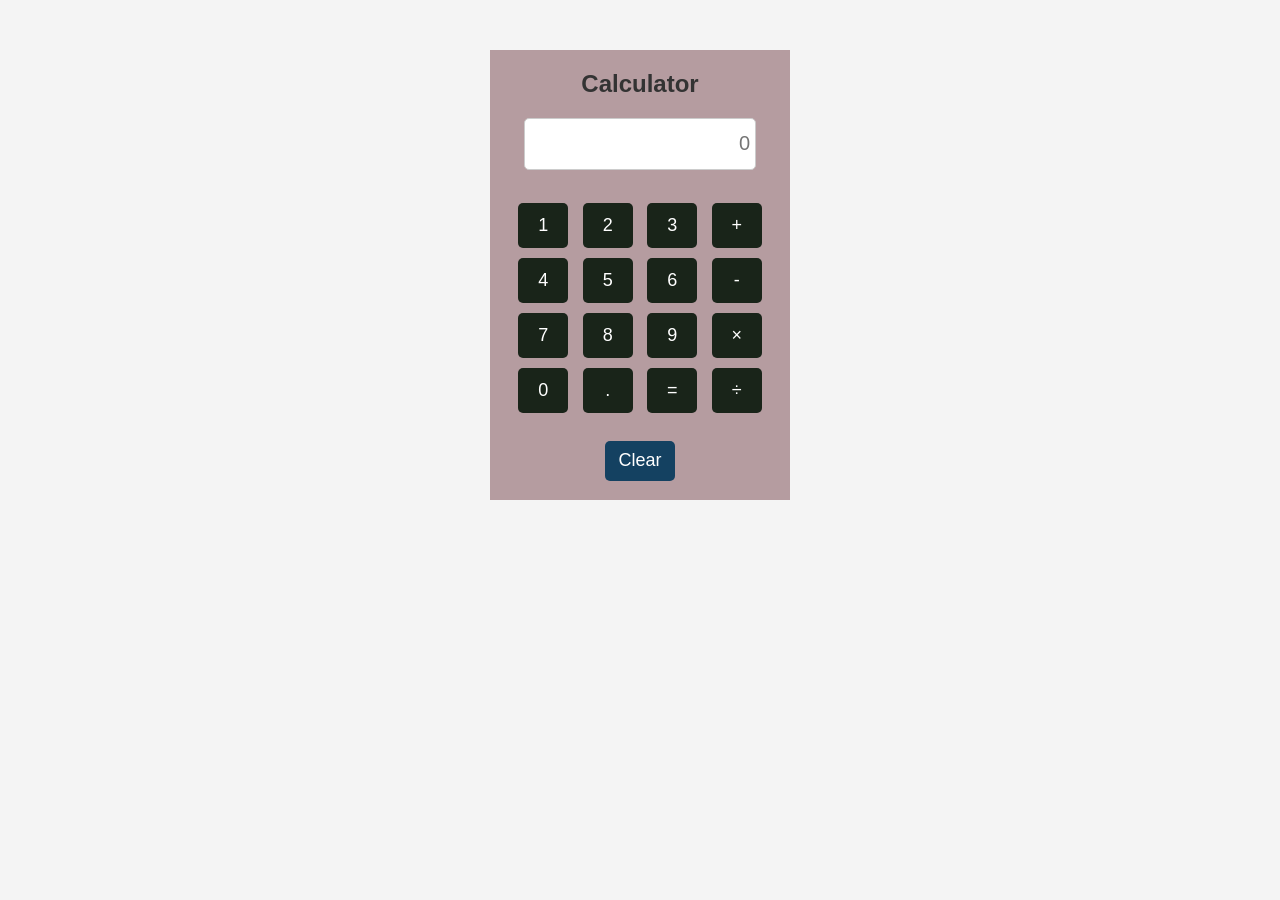
<file: Calculator/index.html>
<!DOCTYPE html>
<html>
<head>
    <title> Calculator</title>
    <link rel="stylesheet" href="index.css">
    <link rel="shortcut icon" href="[data-uri]" type="image/x-icon">
</head>
<body style="text-align:center; margin-top:50px;">


<div id="nee">
    <h2>Calculator</h2>
<input type="text" id="display" placeholder="0" readonly><br><br>

<button onclick="append('1')">1</button>
<button onclick="append('2')">2</button>
<button onclick="append('3')">3</button>
<button onclick="append('+')">+</button><br>

<button onclick="append('4')">4</button>
<button onclick="append('5')">5</button>
<button onclick="append('6')">6</button>
<button onclick="append('-')">-</button><br>

<button onclick="append('7')">7</button>
<button onclick="append('8')">8</button>
<button onclick="append('9')">9</button>
<button onclick="append('*')">×</button><br>

<button onclick="append('0')">0</button>
<button onclick="append('.')">.</button>
<button onclick="calculate()">=</button>
<button onclick="append('/')">÷</button><br><br>

<button onclick="clearDisplay()"id="n">Clear</button>
</div>

<script src="index.js"></script>
</body>
</html>
</file>
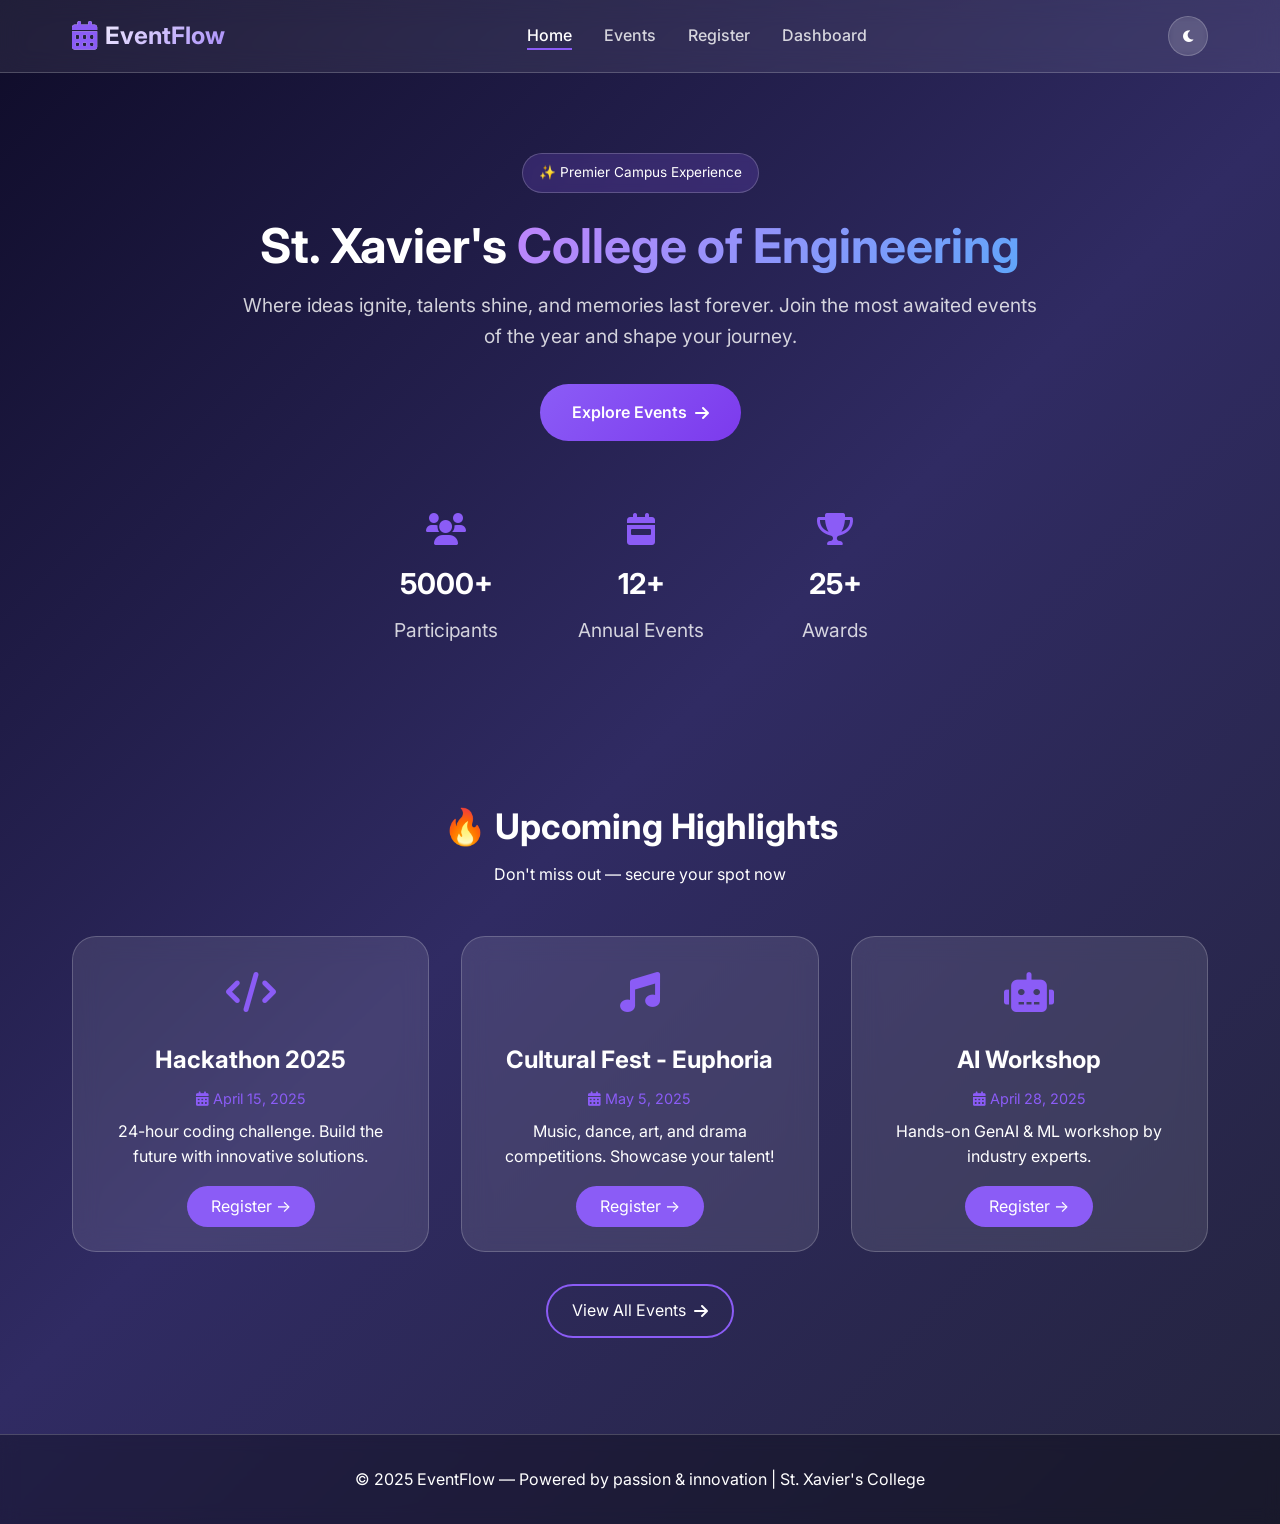
<file: Event Management System/index.html>
<!DOCTYPE html>
<html lang="en">
<head>
    <meta charset="UTF-8">
    <meta name="viewport" content="width=device-width, initial-scale=1.0, viewport-fit=cover">
    <title>EventFlow | Modern Event Management</title>
    <!-- Google Fonts & Font Awesome -->
    <link href="https://fonts.googleapis.com/css2?family=Inter:opsz,wght@14..32,300;14..32,400;14..32,500;14..32,600;14..32,700&display=swap" rel="stylesheet">
    <link rel="stylesheet" href="https://cdnjs.cloudflare.com/ajax/libs/font-awesome/6.0.0-beta3/css/all.min.css">
    <link rel="stylesheet" href="index.css">
</head>
<body>
    <!-- Navigation Bar (shared across pages) -->
    <nav class="glass-nav">
        <div class="nav-container">
            <div class="logo">
                <i class="fas fa-calendar-alt"></i> 
                <span>EventFlow</span>
            </div>
            <ul class="nav-links" id="navLinks">
                <li><a href="index.html" class="active">Home</a></li>
                <li><a href="events.html">Events</a></li>
                <li><a href="register.html">Register</a></li>
                <li><a href="dashboard.html">Dashboard</a></li>
            </ul>
            <div class="nav-actions">
                <button id="darkModeToggle" class="dark-toggle" aria-label="Dark mode">
                    <i class="fas fa-moon"></i>
                </button>
                <div class="menu-icon" id="menuIcon">
                    <i class="fas fa-bars"></i>
                </div>
            </div>
        </div>
    </nav>

    <main class="page-container">
        <!-- Hero Section -->
        <section class="hero">
            <div class="hero-content">
                <span class="badge">✨ Premier Campus Experience</span>
                <h1>St. Xavier's <span class="gradient-text">College of Engineering</span></h1>
                <p>Where ideas ignite, talents shine, and memories last forever. Join the most awaited events of the year and shape your journey.</p>
                <a href="events.html" class="btn-primary pulse-btn">Explore Events <i class="fas fa-arrow-right"></i></a>
            </div>
            <div class="hero-stats">
                <div class="stat-card glass">
                    <i class="fas fa-users"></i>
                    <h3>5000+</h3>
                    <p>Participants</p>
                </div>
                <div class="stat-card glass">
                    <i class="fas fa-calendar-week"></i>
                    <h3>12+</h3>
                    <p>Annual Events</p>
                </div>
                <div class="stat-card glass">
                    <i class="fas fa-trophy"></i>
                    <h3>25+</h3>
                    <p>Awards</p>
                </div>
            </div>
        </section>

        <!-- Upcoming Events Section (cards) -->
        <section class="events-preview">
            <div class="section-header">
                <h2>🔥 Upcoming Highlights</h2>
                <p>Don't miss out — secure your spot now</p>
            </div>
            <div class="events-grid" id="upcomingEventsGrid">
                <!-- dynamic JS injected but also fallback -->
            </div>
            <div class="text-center mt-5">
                <a href="events.html" class="btn-outline">View All Events <i class="fas fa-arrow-right"></i></a>
            </div>
        </section>
    </main>

    <footer class="glass-footer">
        <p>© 2025 EventFlow — Powered by passion & innovation | St. Xavier's College</p>
    </footer>

    <script src="script.js"></script>

</body>
</html>
</file>
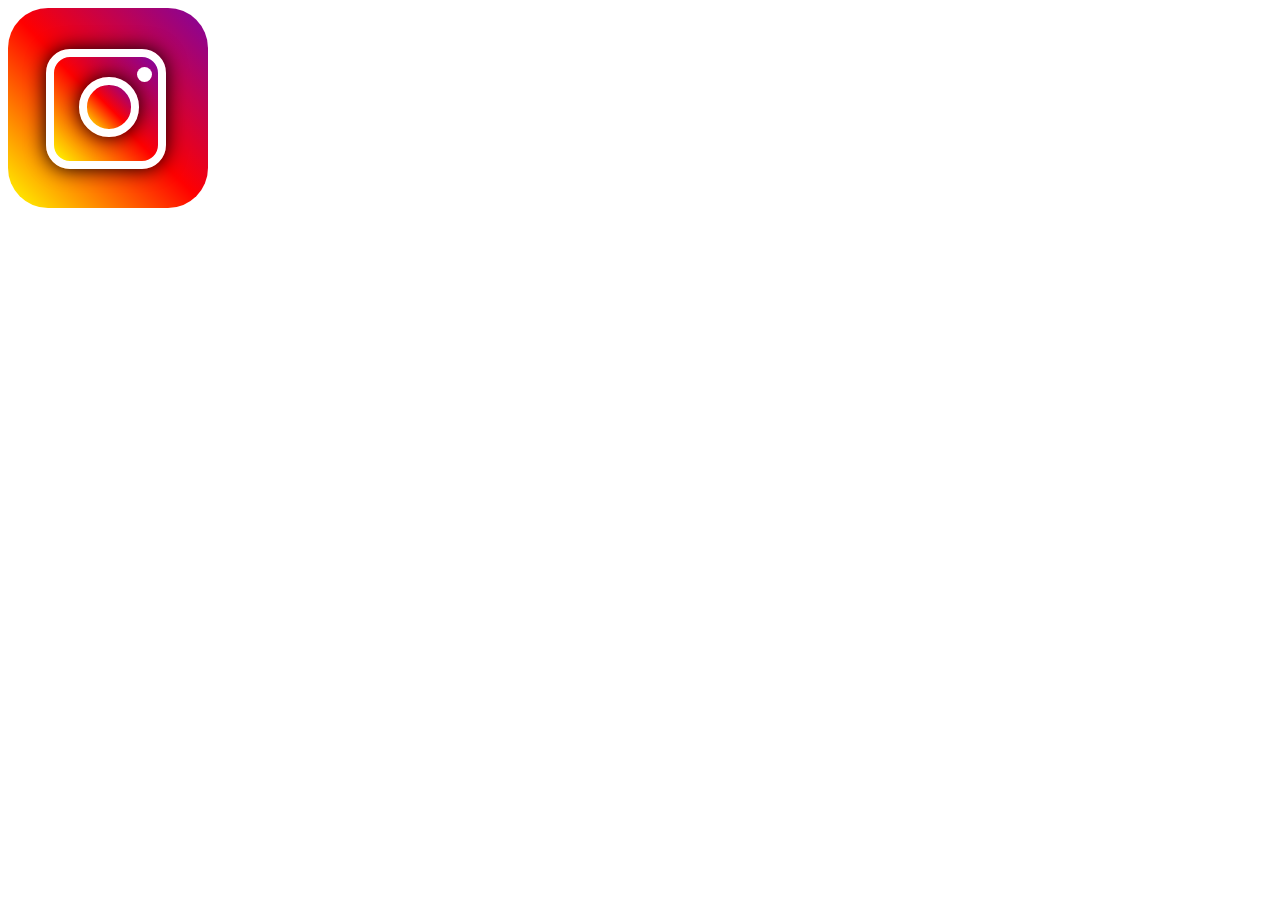
<file: Logo/Insta/index.html>
<!DOCTYPE html>
<html lang="en">

<head>
    <meta charset="UTF-8">
    <meta name="viewport" content="width=device-width, initial-scale=1.0">
    <title>Document</title>
    <link rel="stylesheet" href="index.css">
</head>

<body>
    <section>
        <div class="o">
                   
            <div class="i">
                 <div class="n"></div>
                <div class="j">

                </div>

            </div>
        </div>
    </section>
</body>

</html>
</file>
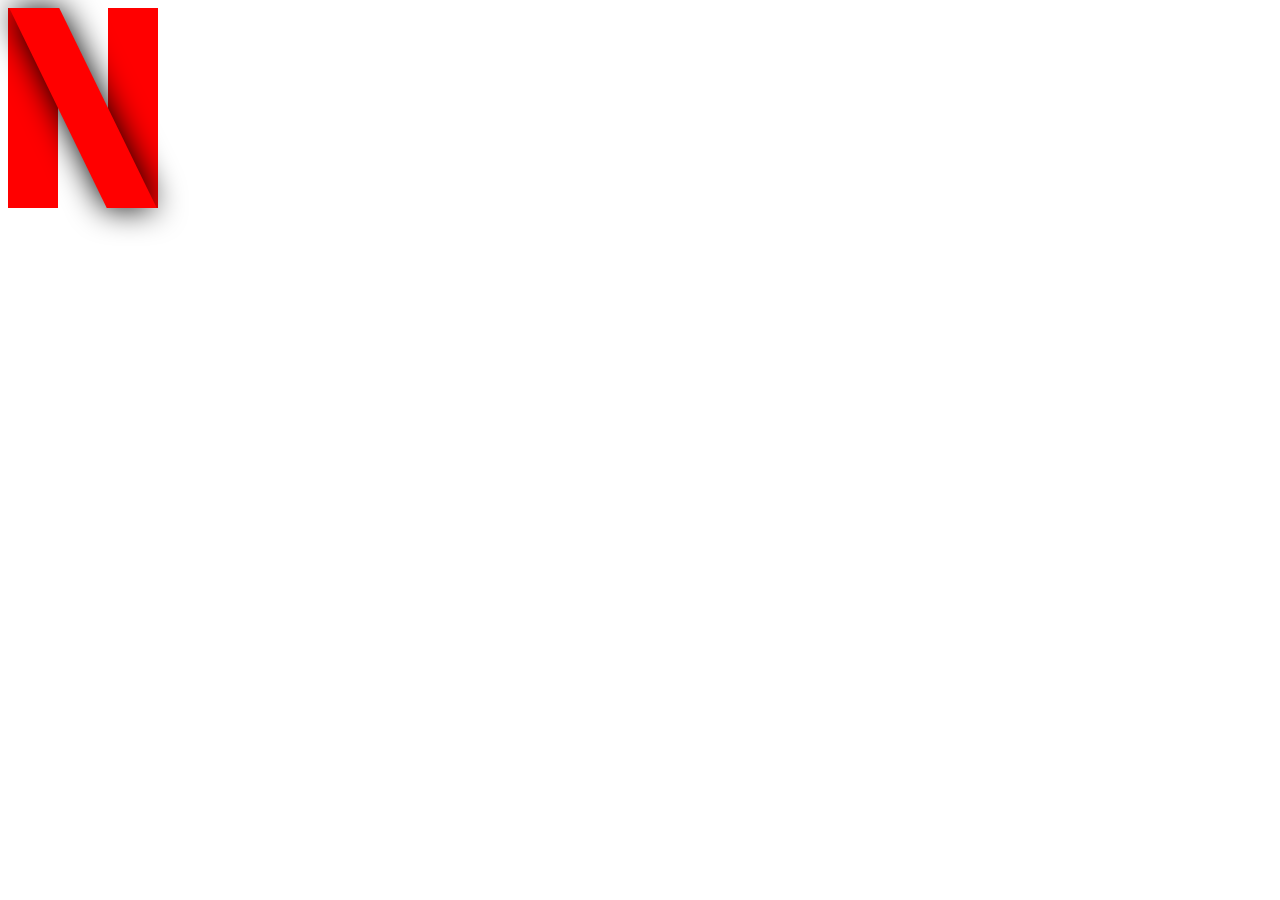
<file: Logo/Netflix/index.html>
<!DOCTYPE html>
<html lang="en">
<head>
    <meta charset="UTF-8">
    <meta name="viewport" content="width=, initial-scale=1.0">
    <title>Document</title>
    <link rel="stylesheet" href="index.css">
</head>
<body>
    <div></div>
</body>
</html>
</file>
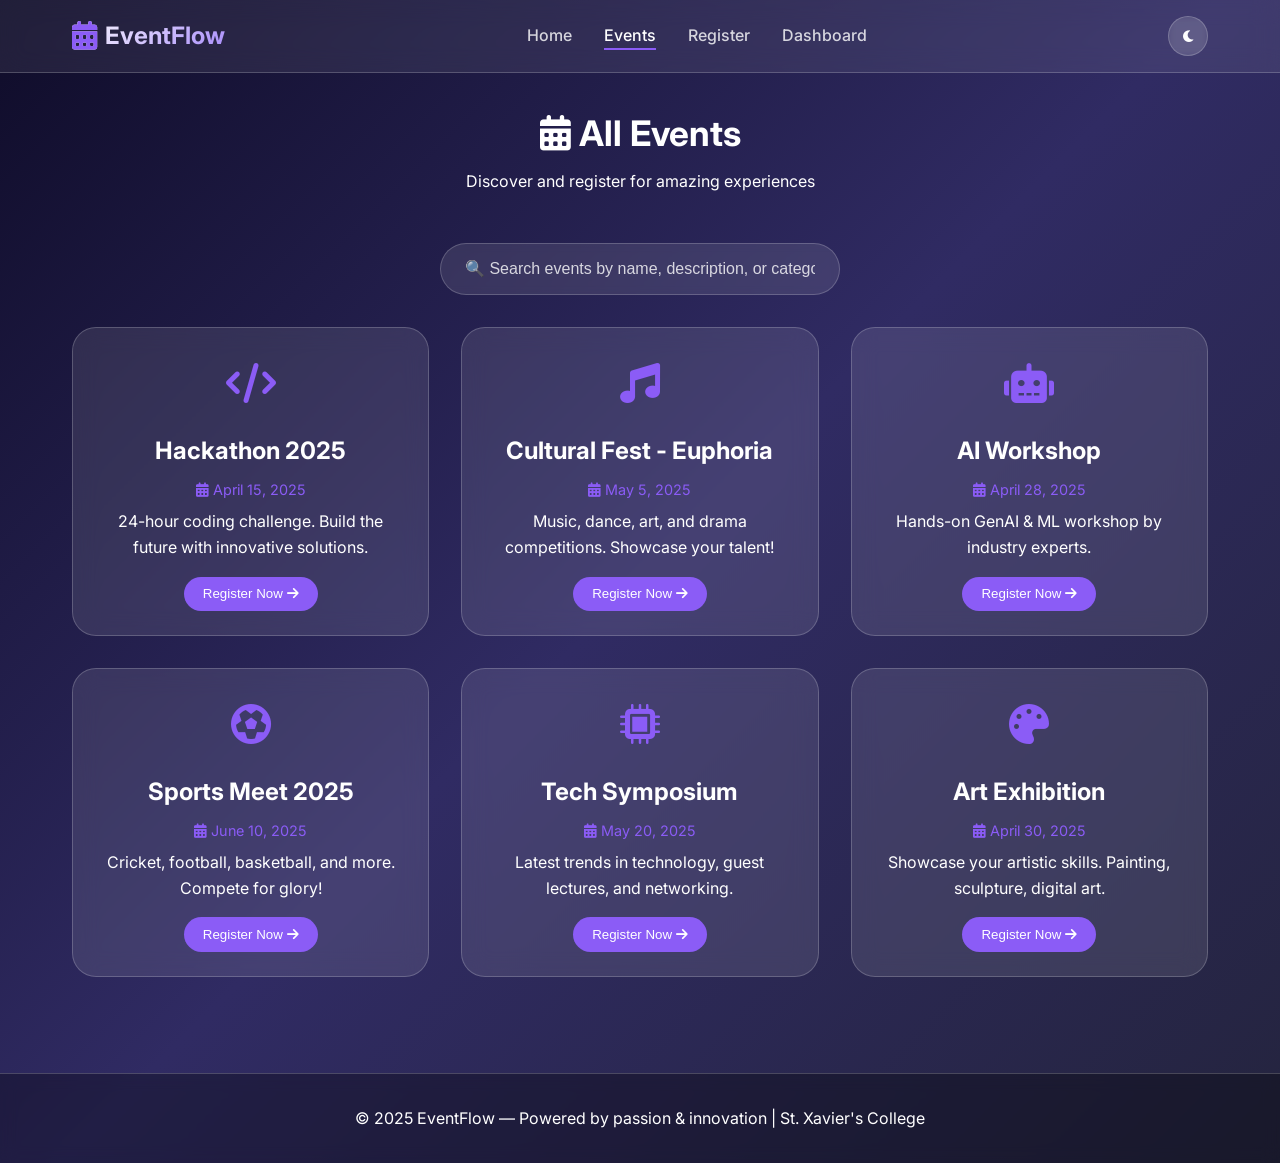
<file: Event Management System/events.html>
<!DOCTYPE html>
<html lang="en">
<head>
    <meta charset="UTF-8">
    <meta name="viewport" content="width=device-width, initial-scale=1.0, viewport-fit=cover">
    <title>Events | EventFlow</title>
    <link href="https://fonts.googleapis.com/css2?family=Inter:opsz,wght@14..32,300;14..32,400;14..32,500;14..32,600;14..32,700&display=swap" rel="stylesheet">
    <link rel="stylesheet" href="https://cdnjs.cloudflare.com/ajax/libs/font-awesome/6.0.0-beta3/css/all.min.css">
    <link rel="stylesheet" href="index.css">
</head>
<body>
    <nav class="glass-nav">
        <div class="nav-container">
            <div class="logo">
                <i class="fas fa-calendar-alt"></i> 
                <span>EventFlow</span>
            </div>
            <ul class="nav-links" id="navLinks">
                <li><a href="index.html">Home</a></li>
                <li><a href="events.html" class="active">Events</a></li>
                <li><a href="register.html">Register</a></li>
                <li><a href="dashboard.html">Dashboard</a></li>
            </ul>
            <div class="nav-actions">
                <button id="darkModeToggle" class="dark-toggle" aria-label="Dark mode">
                    <i class="fas fa-moon"></i>
                </button>
                <div class="menu-icon" id="menuIcon">
                    <i class="fas fa-bars"></i>
                </div>
            </div>
        </div>
    </nav>

    <main class="page-container">
        <div class="section-header">
            <h2><i class="fas fa-calendar-alt"></i> All Events</h2>
            <p>Discover and register for amazing experiences</p>
        </div>
        
        <div class="search-bar">
            <input type="text" id="searchEvents" placeholder="🔍 Search events by name, description, or category...">
        </div>
        
        <div id="eventsGrid" class="events-grid">
            <!-- Events will be loaded dynamically -->
        </div>
    </main>

    <footer class="glass-footer">
        <p>© 2025 EventFlow — Powered by passion & innovation | St. Xavier's College</p>
    </footer>

    <script src="script.js"></script>
</body>
</html>
</file>
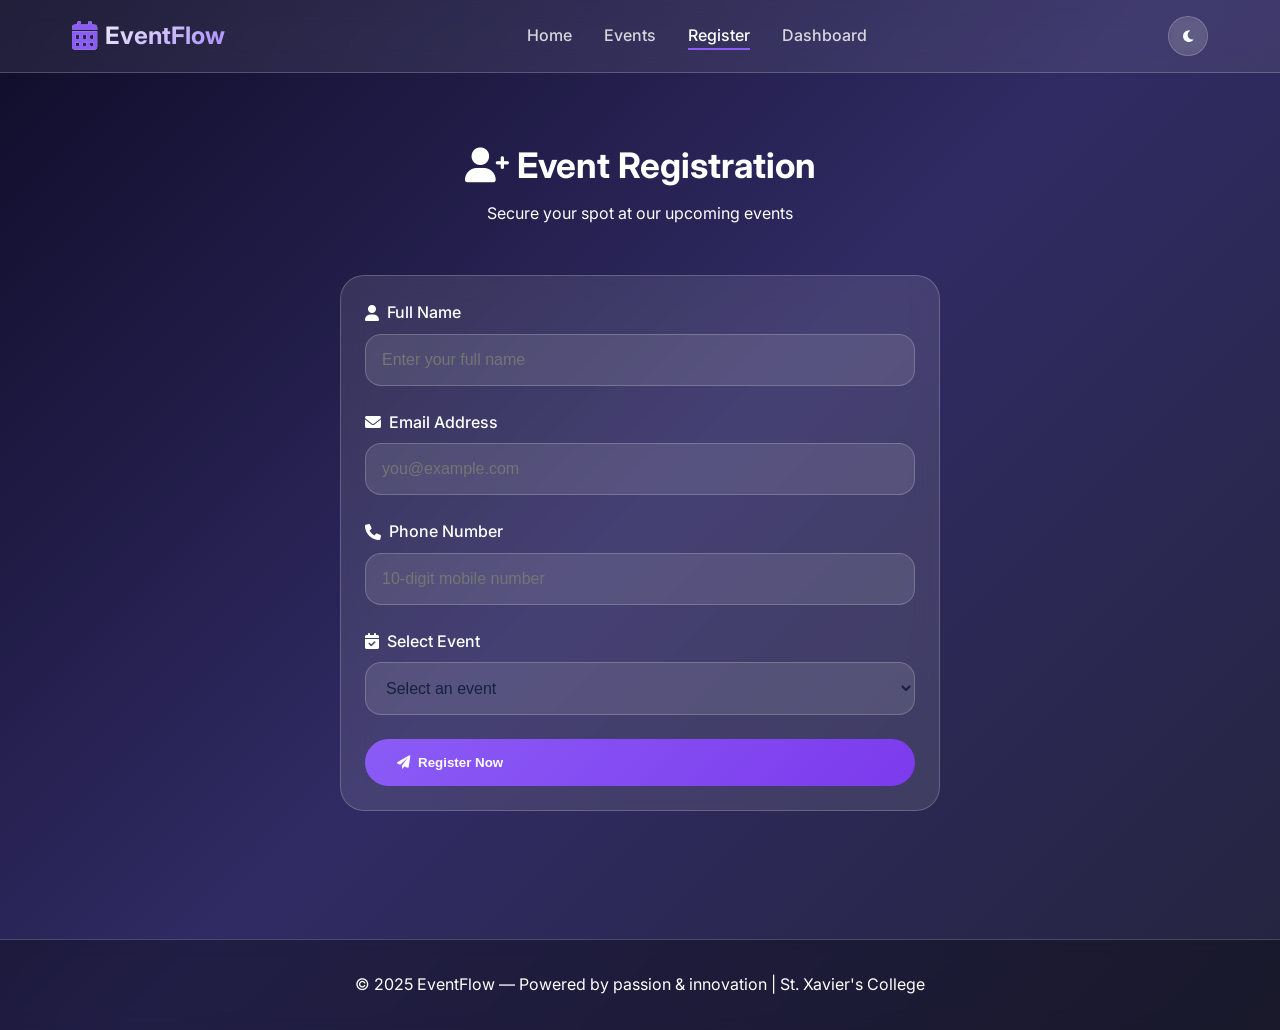
<file: Event Management System/register.html>
<!DOCTYPE html>
<html lang="en">
<head>
    <meta charset="UTF-8">
    <meta name="viewport" content="width=device-width, initial-scale=1.0, viewport-fit=cover">
    <title>Register | EventFlow</title>
    <link href="https://fonts.googleapis.com/css2?family=Inter:opsz,wght@14..32,300;14..32,400;14..32,500;14..32,600;14..32,700&display=swap" rel="stylesheet">
    <link rel="stylesheet" href="https://cdnjs.cloudflare.com/ajax/libs/font-awesome/6.0.0-beta3/css/all.min.css">
    <link rel="stylesheet" href="index.css">
</head>
<body>
    <nav class="glass-nav">
        <div class="nav-container">
            <div class="logo">
                <i class="fas fa-calendar-alt"></i> 
                <span>EventFlow</span>
            </div>
            <ul class="nav-links" id="navLinks">
                <li><a href="index.html">Home</a></li>
                <li><a href="events.html">Events</a></li>
                <li><a href="register.html" class="active">Register</a></li>
                <li><a href="dashboard.html">Dashboard</a></li>
            </ul>
            <div class="nav-actions">
                <button id="darkModeToggle" class="dark-toggle" aria-label="Dark mode">
                    <i class="fas fa-moon"></i>
                </button>
                <div class="menu-icon" id="menuIcon">
                    <i class="fas fa-bars"></i>
                </div>
            </div>
        </div>
    </nav>

    <main class="page-container">
        <div class="form-container">
            <div class="section-header">
                <h2><i class="fas fa-user-plus"></i> Event Registration</h2>
                <p>Secure your spot at our upcoming events</p>
            </div>
            
            <form id="registrationForm" class="registration-form glass-card">
                <div class="form-group">
                    <label><i class="fas fa-user"></i> Full Name</label>
                    <input type="text" id="name" name="name" placeholder="Enter your full name" required>
                    <div id="nameError" class="error-message" style="display: none;"></div>
                </div>
                
                <div class="form-group">
                    <label><i class="fas fa-envelope"></i> Email Address</label>
                    <input type="email" id="email" name="email" placeholder="you@example.com" required>
                    <div id="emailError" class="error-message" style="display: none;"></div>
                </div>
                
                <div class="form-group">
                    <label><i class="fas fa-phone"></i> Phone Number</label>
                    <input type="tel" id="phone" name="phone" placeholder="10-digit mobile number" required>
                    <div id="phoneError" class="error-message" style="display: none;"></div>
                </div>
                
                <div class="form-group">
                    <label><i class="fas fa-calendar-check"></i> Select Event</label>
                    <select id="eventSelect" name="event" required>
                        <option value="">Choose an event</option>
                    </select>
                    <div id="eventError" class="error-message" style="display: none;"></div>
                </div>
                
                <button type="submit" class="btn-primary">
                    <i class="fas fa-paper-plane"></i> Register Now
                </button>
            </form>
        </div>
    </main>

    <footer class="glass-footer">
        <p>© 2025 EventFlow — Powered by passion & innovation | St. Xavier's College</p>
    </footer>

    <script src="script.js"></script>
</body>
</html>
</file>
<file: Calculator/index.css>
body {
    font-family: Arial, sans-serif;
    background-color: #f4f4f4;
    text-align: center;
         display: flex;
    justify-content: center;
   
}

h2 {
    color: #333;
}

#display {
    width: 220px;
    height: 40px;
    font-size: 20px;
    text-align: right;
    padding: 5px;
    margin-bottom: 10px;
    border-radius: 5px;
    border: 1px solid #ccc;
}

button {
    width: 50px;
    height: 45px;
    margin: 5px;
    font-size: 18px;
    border: none;
    border-radius: 5px;
    background-color: #192419;
    color: white;
    cursor: pointer;
}

button:hover {
    background-color: #747574;
}

button:active {
    transform: scale(0.95);
}

.div{
    background-color: black;
    height: 400px;
    width: 300px;
}
#n{
    height: 40px;
    width: 70px;
    background-color: rgb(20, 65, 97);
}
#nee{
    background-color: rgb(181, 156, 160);
    height: 450px;
    width: 300px;

}
</file>
<file: Event Management System/index.css>
/* style.css - Modern Event Management System */
:root {
    --bg-gradient: linear-gradient(135deg, #0f0c29, #302b63, #24243e);
    --card-bg: rgba(255, 255, 255, 0.1);
    --card-border: rgba(255, 255, 255, 0.2);
    --text-primary: #ffffff;
    --text-secondary: rgba(255, 255, 255, 0.8);
    --accent: #8b5cf6;
    --accent-hover: #7c3aed;
    --success: #10b981;
    --danger: #ef4444;
    --shadow: 0 8px 32px rgba(0, 0, 0, 0.1);
    --blur: blur(12px);
}

[data-theme="dark"] {
    --bg-gradient: linear-gradient(135deg, #0a0a0a, #1a1a2e, #16213e);
    --card-bg: rgba(0, 0, 0, 0.4);
    --card-border: rgba(255, 255, 255, 0.15);
    --text-primary: #f0f0f0;
    --text-secondary: rgba(240, 240, 240, 0.8);
}

* {
    margin: 0;
    padding: 0;
    box-sizing: border-box;
}

body {
    font-family: 'Inter', sans-serif;
    background: var(--bg-gradient);
    color: var(--text-primary);
    min-height: 100vh;
    line-height: 1.6;
    transition: background 0.3s ease, color 0.3s ease;
}

/* Glass Navigation */
.glass-nav {
    background: rgba(255, 255, 255, 0.08);
    backdrop-filter: var(--blur);
    border-bottom: 1px solid var(--card-border);
    position: sticky;
    top: 0;
    z-index: 1000;
    padding: 1rem 0;
}

.nav-container {
    max-width: 1200px;
    margin: 0 auto;
    padding: 0 2rem;
    display: flex;
    justify-content: space-between;
    align-items: center;
    flex-wrap: wrap;
}

.logo {
    display: flex;
    align-items: center;
    gap: 0.5rem;
    font-size: 1.5rem;
    font-weight: 700;
    background: linear-gradient(135deg, #fff, #a78bfa);
    -webkit-background-clip: text;
    background-clip: text;
    color: transparent;
}

.logo i {
    color: var(--accent);
    font-size: 1.8rem;
}

.nav-links {
    display: flex;
    gap: 2rem;
    list-style: none;
}

.nav-links a {
    color: var(--text-secondary);
    text-decoration: none;
    font-weight: 500;
    transition: all 0.3s ease;
    position: relative;
}

.nav-links a:hover,
.nav-links a.active {
    color: var(--text-primary);
}

.nav-links a::after {
    content: '';
    position: absolute;
    bottom: -5px;
    left: 0;
    width: 0;
    height: 2px;
    background: var(--accent);
    transition: width 0.3s ease;
}

.nav-links a:hover::after,
.nav-links a.active::after {
    width: 100%;
}

.nav-actions {
    display: flex;
    align-items: center;
    gap: 1rem;
}

.dark-toggle {
    background: var(--card-bg);
    border: 1px solid var(--card-border);
    border-radius: 50%;
    width: 40px;
    height: 40px;
    cursor: pointer;
    color: var(--text-primary);
    transition: all 0.3s ease;
    backdrop-filter: blur(4px);
}

.dark-toggle:hover {
    transform: rotate(15deg);
    background: var(--accent);
}

.menu-icon {
    display: none;
    font-size: 1.5rem;
    cursor: pointer;
}

/* Page Container */
.page-container {
    max-width: 1200px;
    margin: 0 auto;
    padding: 2rem;
    animation: fadeInUp 0.6s ease;
}

/* Hero Section */
.hero {
    text-align: center;
    padding: 3rem 1rem 4rem;
}

.hero-content {
    max-width: 800px;
    margin: 0 auto;
}

.badge {
    background: rgba(139, 92, 246, 0.2);
    padding: 0.5rem 1rem;
    border-radius: 100px;
    font-size: 0.85rem;
    display: inline-block;
    margin-bottom: 1.5rem;
    backdrop-filter: blur(4px);
    border: 1px solid var(--card-border);
}

.hero h1 {
    font-size: 3rem;
    margin-bottom: 1rem;
    line-height: 1.2;
}

.gradient-text {
    background: linear-gradient(135deg, #c084fc, #60a5fa);
    -webkit-background-clip: text;
    background-clip: text;
    color: transparent;
}

.hero p {
    font-size: 1.2rem;
    color: var(--text-secondary);
    margin-bottom: 2rem;
}

.btn-primary {
    display: inline-flex;
    align-items: center;
    gap: 0.5rem;
    background: linear-gradient(135deg, var(--accent), var(--accent-hover));
    color: white;
    padding: 1rem 2rem;
    border-radius: 50px;
    text-decoration: none;
    font-weight: 600;
    transition: all 0.3s ease;
    border: none;
    cursor: pointer;
}

.btn-primary:hover {
    transform: translateY(-3px);
    box-shadow: 0 10px 25px -5px rgba(139, 92, 246, 0.5);
}

.pulse-btn {
    animation: pulse 2s infinite;
}

@keyframes pulse {
    0%, 100% { box-shadow: 0 0 0 0 rgba(139, 92, 246, 0.4); }
    50% { box-shadow: 0 0 0 10px rgba(139, 92, 246, 0); }
}

.hero-stats {
    display: flex;
    justify-content: center;
    gap: 2rem;
    margin-top: 3rem;
    flex-wrap: wrap;
}

.stat-card {
    padding: 1.5rem;
    border-radius: 20px;
    text-align: center;
    min-width: 150px;
    transition: transform 0.3s ease;
}

.stat-card:hover {
    transform: translateY(-5px);
}

.stat-card i {
    font-size: 2rem;
    color: var(--accent);
    margin-bottom: 0.5rem;
}

.stat-card h3 {
    font-size: 1.8rem;
    margin: 0.5rem 0;
}

/* Glass Card Component */
.glass-card {
    background: var(--card-bg);
    backdrop-filter: var(--blur);
    border: 1px solid var(--card-border);
    border-radius: 24px;
    padding: 1.5rem;
    transition: all 0.4s cubic-bezier(0.175, 0.885, 0.32, 1.275);
}

.glass-card:hover {
    transform: translateY(-8px);
    border-color: rgba(139, 92, 246, 0.5);
    box-shadow: var(--shadow);
}

/* Events Grid */
.events-preview, .events-page {
    margin-top: 2rem;
}

.section-header {
    text-align: center;
    margin-bottom: 3rem;
}

.section-header h2 {
    font-size: 2.2rem;
    margin-bottom: 0.5rem;
}

.events-grid {
    display: grid;
    grid-template-columns: repeat(auto-fit, minmax(300px, 1fr));
    gap: 2rem;
}

.event-card {
    text-align: center;
}

.event-icon {
    font-size: 2.5rem;
    color: var(--accent);
    margin-bottom: 1rem;
}

.event-card h3 {
    font-size: 1.5rem;
    margin-bottom: 0.5rem;
}

.event-date {
    color: var(--accent);
    margin: 0.5rem 0;
    font-size: 0.9rem;
}

.btn-sm {
    display: inline-block;
    background: var(--accent);
    color: white;
    padding: 0.5rem 1.5rem;
    border-radius: 50px;
    text-decoration: none;
    margin-top: 1rem;
    transition: all 0.3s;
}

.btn-sm:hover {
    background: var(--accent-hover);
    transform: scale(1.05);
}

.btn-outline {
    display: inline-flex;
    align-items: center;
    gap: 0.5rem;
    padding: 0.75rem 1.5rem;
    border: 2px solid var(--accent);
    border-radius: 50px;
    color: var(--text-primary);
    text-decoration: none;
    transition: all 0.3s;
}

.btn-outline:hover {
    background: var(--accent);
    border-color: var(--accent);
}

.text-center {
    text-align: center;
}

.mt-5 {
    margin-top: 2rem;
}

/* Form Styles (Registration) */
.form-container {
    max-width: 600px;
    margin: 2rem auto;
}

.registration-form {
    display: flex;
    flex-direction: column;
    gap: 1.5rem;
}

.form-group {
    display: flex;
    flex-direction: column;
    gap: 0.5rem;
}

.form-group label {
    font-weight: 500;
    display: flex;
    align-items: center;
    gap: 0.5rem;
}

.form-group input,
.form-group select {
    padding: 1rem;
    background: rgba(255, 255, 255, 0.1);
    border: 1px solid var(--card-border);
    border-radius: 16px;
    color: var(--text-primary);
    font-size: 1rem;
    color: #16213e;
    transition: all 0.3s;
}

.form-group input:focus,
.form-group select:focus {
    outline: none;
    border-color: var(--accent);
    background: rgba(255, 255, 255, 0.15);
}

.error-message {
    color: var(--danger);
    font-size: 0.85rem;
    margin-top: 0.25rem;
}

/* Dashboard */
.dashboard-card {
    text-align: center;
    max-width: 600px;
    margin: 2rem auto;
}

.success-icon {
    font-size: 4rem;
    color: var(--success);
    margin-bottom: 1rem;
}

.registered-event-details {
    background: rgba(16, 185, 129, 0.1);
    border-radius: 16px;
    padding: 1rem;
    margin: 1.5rem 0;
    text-align: left;
}

/* Search Bar */
.search-bar {
    margin-bottom: 2rem;
    display: flex;
    justify-content: center;
}

.search-bar input {
    width: 100%;
    max-width: 400px;
    padding: 1rem 1.5rem;
    background: rgba(255, 255, 255, 0.1);
    border: 1px solid var(--card-border);
    border-radius: 50px;
    color: var(--text-primary);
    font-size: 1rem;
    backdrop-filter: blur(4px);
}

.search-bar input::placeholder {
    color: var(--text-secondary);
}

/* Footer */
.glass-footer {
    text-align: center;
    padding: 2rem;
    background: rgba(0, 0, 0, 0.3);
    backdrop-filter: blur(8px);
    margin-top: 4rem;
    border-top: 1px solid var(--card-border);
}

/* Animations */
@keyframes fadeInUp {
    from {
        opacity: 0;
        transform: translateY(30px);
    }
    to {
        opacity: 1;
        transform: translateY(0);
    }
}

/* Responsive Design */
@media (max-width: 768px) {
    .nav-links {
        display: none;
        flex-direction: column;
        width: 100%;
        text-align: center;
        padding: 1rem 0;
        gap: 1rem;
    }

    .nav-links.active {
        display: flex;
    }

    .menu-icon {
        display: block;
    }

    .hero h1 {
        font-size: 2rem;
    }

    .hero-stats {
        gap: 1rem;
    }

    .stat-card {
        min-width: 100px;
        padding: 1rem;
    }

    .events-grid {
        grid-template-columns: 1fr;
    }

    .page-container {
        padding: 1rem;
    }
}

/* Additional Event Card Enhancements */
.event-actions {
    display: flex;
    justify-content: center;
    gap: 1rem;
    margin-top: 1rem;
}

.register-btn {
    background: var(--accent);
    border: none;
    padding: 0.6rem 1.2rem;
    border-radius: 40px;
    color: white;
    cursor: pointer;
    font-weight: 500;
    transition: all 0.3s;
}

.register-btn:hover {
    background: var(--accent-hover);
    transform: scale(1.02);
}

/* Dark mode transition */
body, .glass-card, .glass-nav, button, input, select {
    transition: background 0.3s ease, color 0.3s ease, border-color 0.3s ease;
}
</file>
<file: Logo/Insta/index.css>
.o{
    height: 200px;
    width: 200px;
   border-radius: 20%;
    background:linear-gradient(45deg,yellow,red,rgb(129, 4, 160));
    justify-content: center;
    align-items: center;
}
.i{
    height: 52%;
    width: 52%;
    background:linear-gradient(45deg,yellow,red,rgb(129, 4, 160));
    top: 40px;
    position: relative;
    margin-left: 38px;
    margin-top: 1px;
    border-radius: 20%;
    box-shadow: 0 0 20px black;
    display: inline-block;
    border: 8px solid white;

}
.j{
    height: 42%;
    width: 42%;
    background:linear-gradient(45deg,yellow,red,rgb(129, 4, 160));
    top: 40px;
    margin-left: 25px;
    margin-top:20px;
    border-radius: 50%;
    box-shadow: 0 0 20px black;
    border: 8px solid white;
    font-size: large;
    
    
}
.n{
    height: 15px;
    width: 15px;
    background-color: white;
    border-radius: 50%;
    display: block;
    margin-left: 83px;
    margin-top: 10px;
    position: absolute;
    
}
</file>
<file: Logo/Netflix/index.css>
div{
    height: 200px;
    width: 50px;
  
    border-left: 50px solid red;
    border-right: 50px solid red;
}
div::before{
    content: "";
    height: 100%;
    width: 100%;
    background-color:red;
    display: block;
    transform: skew(26deg);
    box-shadow: 0 0 30px black;
}
</file>
